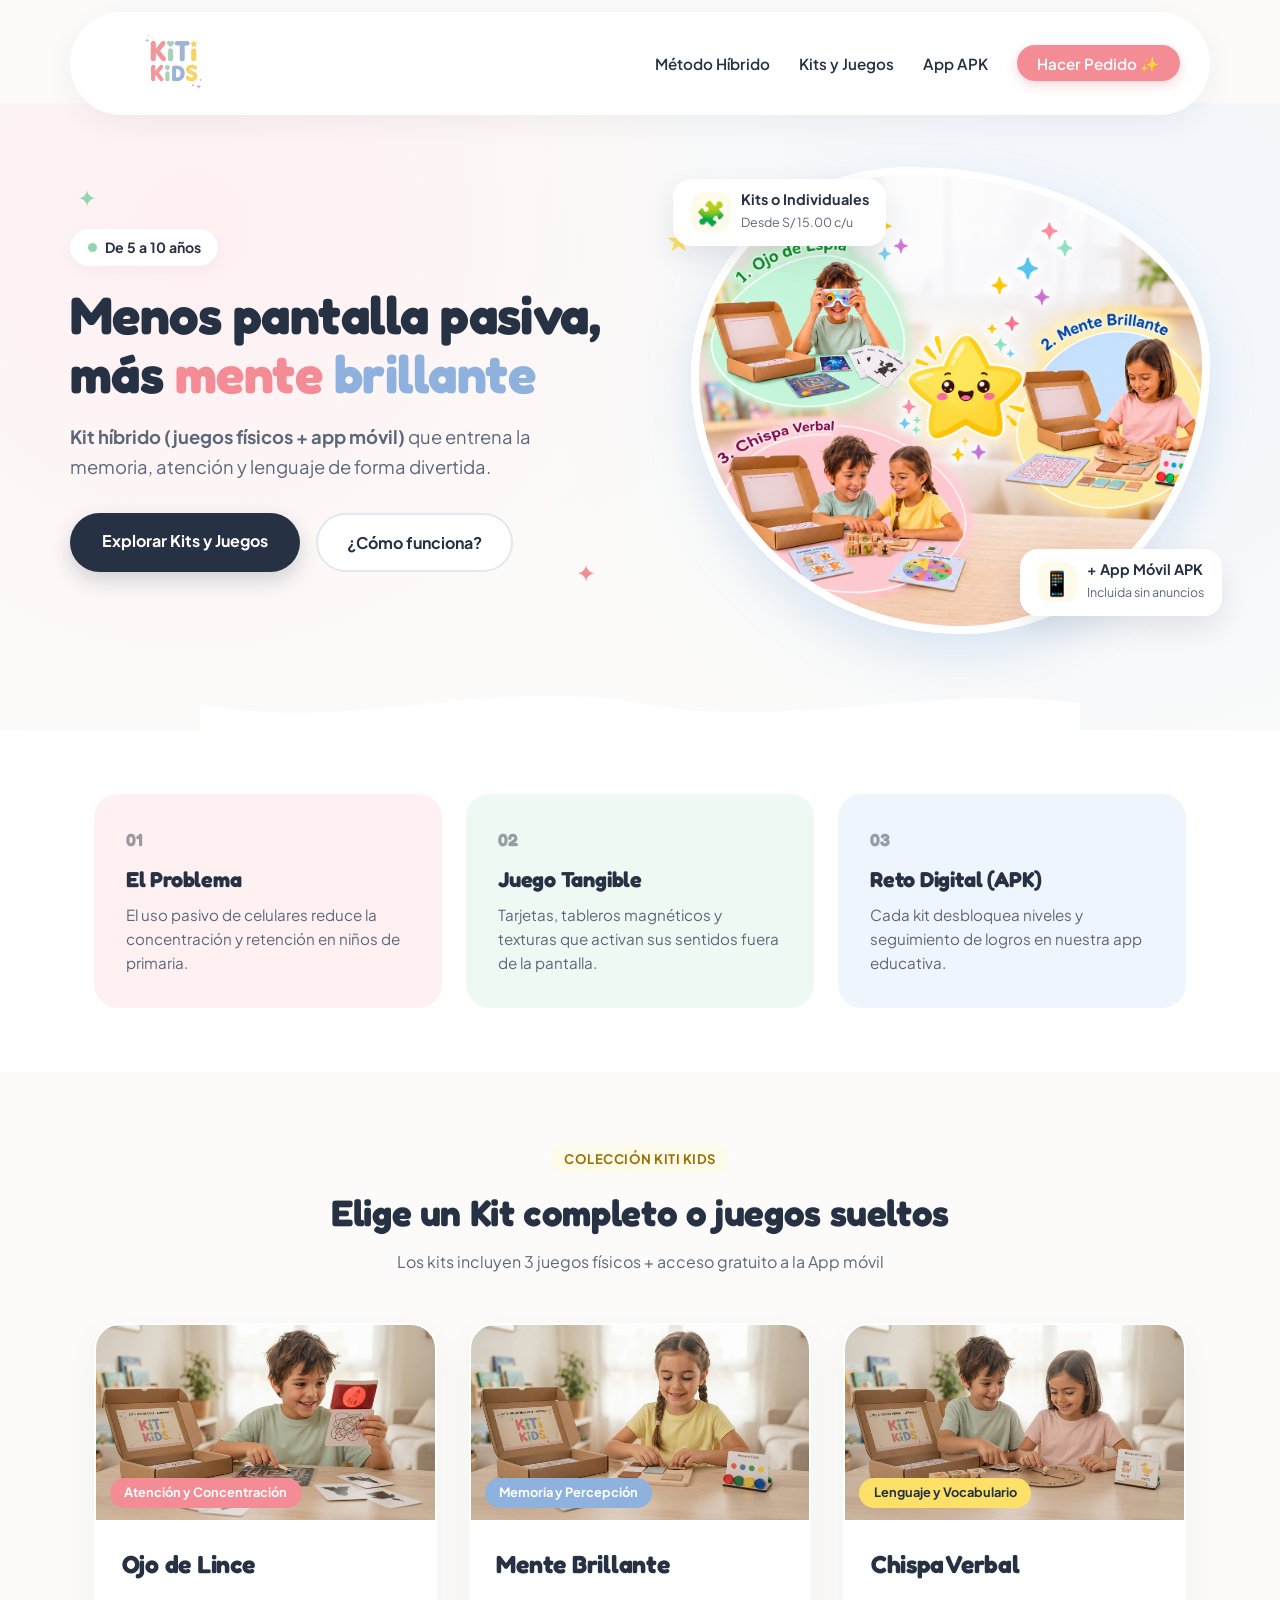
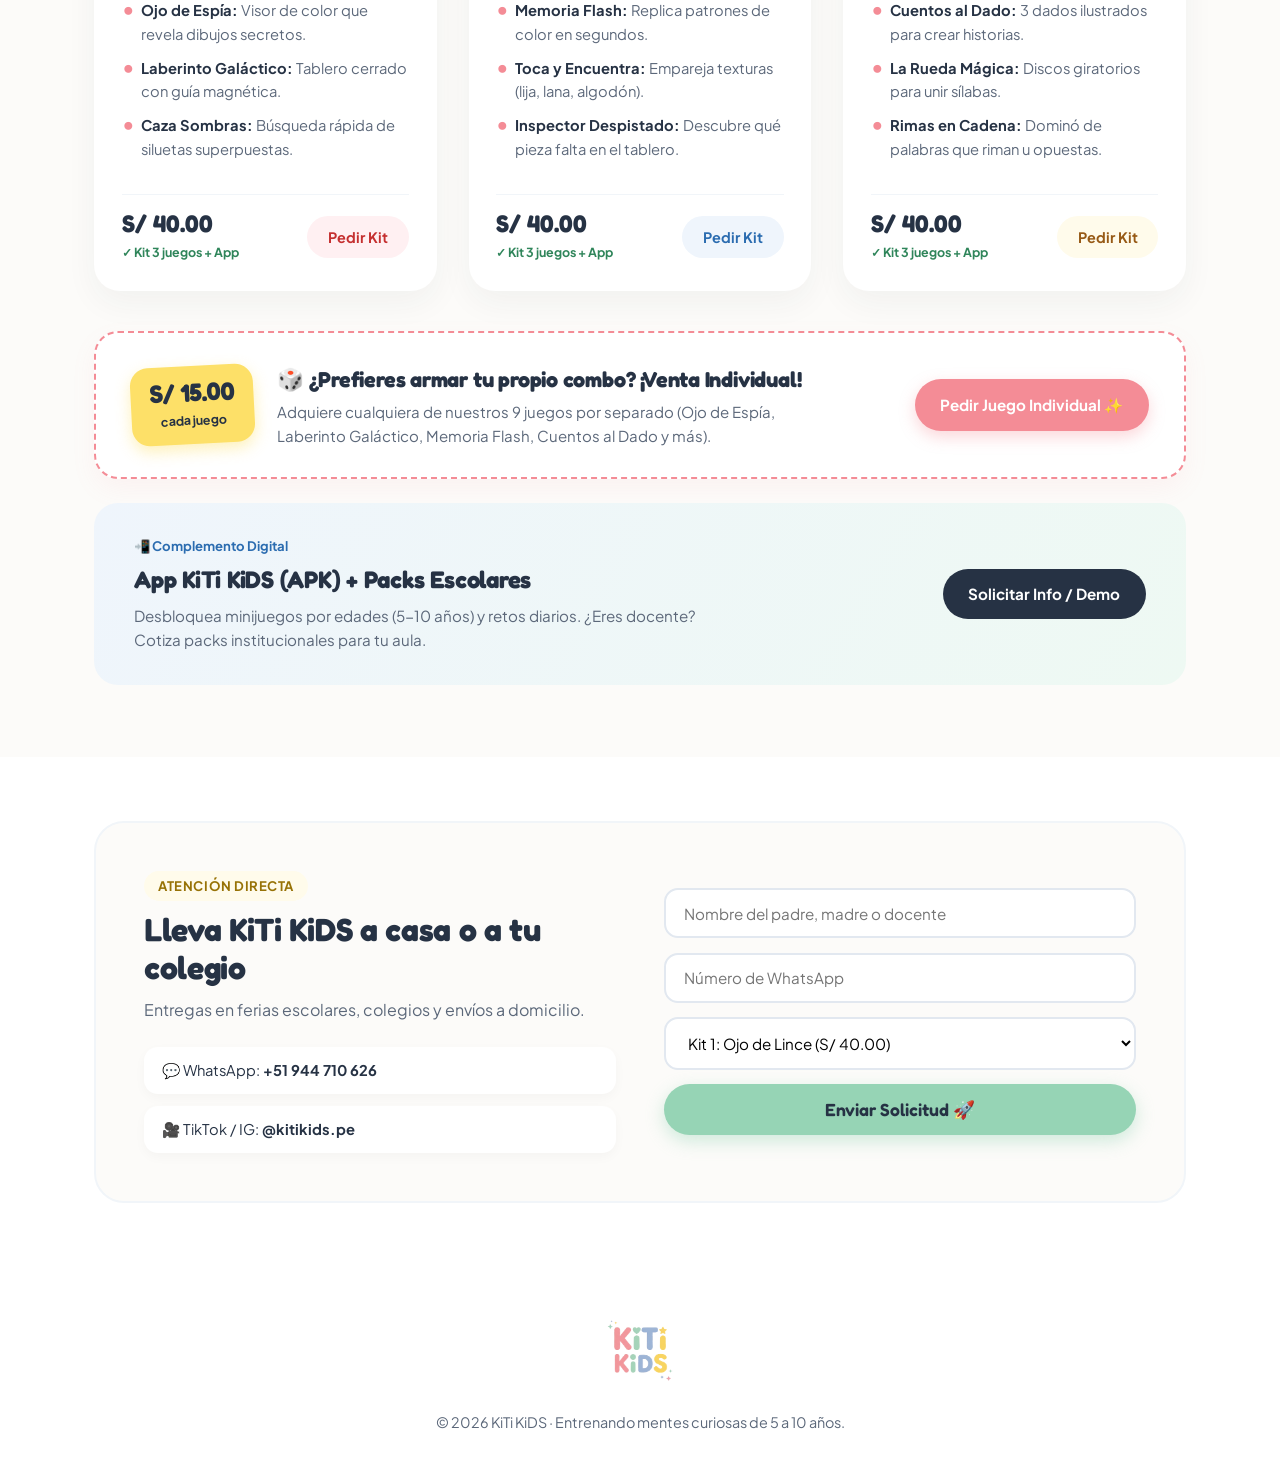
<file: index.html>
<!DOCTYPE html>
<html lang="es">
<head>
    <meta charset="UTF-8">
    <meta name="viewport" content="width=device-width, initial-scale=1.0">
    <title>KiTi KiDS | Juegos Físicos + App Educativa</title>
    <link href="https://fonts.googleapis.com/css2?family=Fredoka:wght@500;600;700&family=Plus+Jakarta+Sans:wght@400;500;600;700&display=swap" rel="stylesheet">
    <link rel="stylesheet" href="KitiKids.css">
</head>
<body>

    <!-- Barra de Navegación Flotante -->
    <header class="header-wrapper">
        <nav class="navbar">
            <a href="#" class="logo-container">
                <img src="logo.png" alt="Logo KiTi KiDS">
            </a>
            <ul class="nav-links">
                <li><a href="#metodo">Método Híbrido</a></li>
                <li><a href="#kits">Kits y Juegos</a></li>
                <li><a href="#app">App APK</a></li>
                <li><a href="#contacto" class="btn-nav">Hacer Pedido ✨</a></li>
            </ul>
        </nav>
    </header>

    <!-- Portada Asimétrica con Armonía Visual -->
    <section class="hero">
        <span class="sparkle s1">✦</span>
        <span class="sparkle s2">★</span>
        <span class="sparkle s3">✦</span>

        <div class="hero-grid">
            <div class="hero-text">
                <div class="pill-badge">
                    <span class="dot"></span> De 5 a 10 años 
                </div>
                <h1>
                    Menos pantalla pasiva, más <span class="highlight-rosa">mente</span> <span class="highlight-azul">brillante</span>
                </h1>
                <p class="hero-desc">
                    <strong>Kit híbrido (juegos físicos + app móvil)</strong> que entrena la memoria, atención y lenguaje de forma divertida.
                </p>
                <div class="hero-actions">
                    <a href="#kits" class="btn-primary">Explorar Kits y Juegos</a>
                    <a href="#metodo" class="btn-ghost">¿Cómo funciona?</a>
                </div>
            </div>

            <div class="hero-visual">
                <div class="blob-frame">
                    <img src="MAIN.png" alt="Niños aprendiendo jugando con KiTi KiDS">
                </div>
                <div class="floating-card fc-top">
                    <span class="fc-icon">🧩</span>
                    <div>
                        <strong>Kits o Individuales</strong>
                        <small>Desde S/ 15.00 c/u</small>
                    </div>
                </div>
                <div class="floating-card fc-bottom">
                    <span class="fc-icon">📱</span>
                    <div>
                        <strong>+ App Móvil APK</strong>
                        <small>Incluida sin anuncios</small>
                    </div>
                </div>
            </div>
        </div>

        <div class="wave-divider">
            <svg viewBox="0 0 1440 90" fill="none" xmlns="http://www.w3.org/2000/svg">
                <path d="M0 45C240 95 480 0 720 45C960 90 1200 10 1440 45V90H0V45Z" fill="#FFFFFF"/>
            </svg>
        </div>
    </section>

    <!-- Sección Método Híbrido (Diseño Bento Limpio) -->
    <section id="metodo" class="section-white">
        <div class="container">
            <div class="bento-grid">
                <div class="bento-card bento-rosa">
                    <span class="bento-num">01</span>
                    <h3>El Problema</h3>
                    <p>El uso pasivo de celulares reduce la concentración y retención en niños de primaria.</p>
                </div>
                <div class="bento-card bento-menta">
                    <span class="bento-num">02</span>
                    <h3>Juego Tangible</h3>
                    <p>Tarjetas, tableros magnéticos y texturas que activan sus sentidos fuera de la pantalla.</p>
                </div>
                <div class="bento-card bento-azul">
                    <span class="bento-num">03</span>
                    <h3>Reto Digital (APK)</h3>
                    <p>Cada kit desbloquea niveles y seguimiento de logros en nuestra app educativa.</p>
                </div>
            </div>
        </div>
    </section>

    <!-- Catálogo de Kits y Juegos Individuales -->
    <section id="kits" class="section-cream">
        <div class="container">
            <div class="section-header">
                <span class="sub-tag">Colección KiTi KiDS</span>
                <h2>Elige un Kit completo o juegos sueltos</h2>
                <p>Los kits incluyen 3 juegos físicos + acceso gratuito a la App móvil</p>
            </div>

            <div class="kits-grid">
                <!-- KIT 1 -->
                <article class="kit-card card-rosa">
                    <div class="kit-media">
                        <img src="KIT1.jfif" alt="Kit 1 Ojo de Lince">
                        <span class="kit-pill pill-rosa">Atención y Concentración</span>
                    </div>
                    <div class="kit-content">
                        <h3>Ojo de Lince</h3>
                        <ul class="kit-items">
                            <li><strong>Ojo de Espía:</strong> Visor de color que revela dibujos secretos.</li>
                            <li><strong>Laberinto Galáctico:</strong> Tablero cerrado con guía magnética.</li>
                            <li><strong>Caza Sombras:</strong> Búsqueda rápida de siluetas superpuestas.</li>
                        </ul>
                        <div class="kit-bottom">
                            <div class="price-box">
                                <span class="amount">S/ 40.00</span>
                                <span class="bonus">✓ Kit 3 juegos + App</span>
                            </div>
                            <a href="#contacto" class="btn-kit btn-rosa" onclick="seleccionarKit('kit1')">Pedir Kit</a>
                        </div>
                    </div>
                </article>

                <!-- KIT 2 -->
                <article class="kit-card card-azul">
                    <div class="kit-media">
                        <img src="KIT2.jfif" alt="Kit 2 Mente Brillante">
                        <span class="kit-pill pill-azul">Memoria y Percepción</span>
                    </div>
                    <div class="kit-content">
                        <h3>Mente Brillante</h3>
                        <ul class="kit-items">
                            <li><strong>Memoria Flash:</strong> Replica patrones de color en segundos.</li>
                            <li><strong>Toca y Encuentra:</strong> Empareja texturas (lija, lana, algodón).</li>
                            <li><strong>Inspector Despistado:</strong> Descubre qué pieza falta en el tablero.</li>
                        </ul>
                        <div class="kit-bottom">
                            <div class="price-box">
                                <span class="amount">S/ 40.00</span>
                                <span class="bonus">✓ Kit 3 juegos + App</span>
                            </div>
                            <a href="#contacto" class="btn-kit btn-azul" onclick="seleccionarKit('kit2')">Pedir Kit</a>
                        </div>
                    </div>
                </article>

                <!-- KIT 3 -->
                <article class="kit-card card-amarillo">
                    <div class="kit-media">
                        <img src="KIT3.jfif" alt="Kit 3 Chispa Verbal">
                        <span class="kit-pill pill-amarillo">Lenguaje y Vocabulario</span>
                    </div>
                    <div class="kit-content">
                        <h3>Chispa Verbal</h3>
                        <ul class="kit-items">
                            <li><strong>Cuentos al Dado:</strong> 3 dados ilustrados para crear historias.</li>
                            <li><strong>La Rueda Mágica:</strong> Discos giratorios para unir sílabas.</li>
                            <li><strong>Rimas en Cadena:</strong> Dominó de palabras que riman u opuestas.</li>
                        </ul>
                        <div class="kit-bottom">
                            <div class="price-box">
                                <span class="amount">S/ 40.00</span>
                                <span class="bonus">✓ Kit 3 juegos + App</span>
                            </div>
                            <a href="#contacto" class="btn-kit btn-amarillo" onclick="seleccionarKit('kit3')">Pedir Kit</a>
                        </div>
                    </div>
                </article>
            </div>

            <!-- Nueva Tarjeta Destacada: Juegos Individuales a S/ 15 -->
            <div class="individual-banner">
                <div class="ind-left">
                    <div class="ind-price-tag">
                        <span class="ind-precio">S/ 15.00</span>
                        <small>cada juego</small>
                    </div>
                    <div>
                        <h3>🎲 ¿Prefieres armar tu propio combo? ¡Venta Individual!</h3>
                        <p>Adquiere cualquiera de nuestros 9 juegos por separado (Ojo de Espía, Laberinto Galáctico, Memoria Flash, Cuentos al Dado y más).</p>
                    </div>
                </div>
                <a href="#contacto" class="btn-ind" onclick="seleccionarKit('individual')">Pedir Juego Individual ✨</a>
            </div>

            <!-- Tarjeta Horizontal App + Colegios -->
            <div id="app" class="app-showcase">
                <div class="app-info">
                    <span class="app-badge">📲 Complemento Digital</span>
                    <h3>App KiTi KiDS (APK) + Packs Escolares</h3>
                    <p>Desbloquea minijuegos por edades (5-10 años) y retos diarios. ¿Eres docente? Cotiza packs institucionales para tu aula.</p>
                </div>
                <a href="#contacto" class="btn-app" onclick="seleccionarKit('combo')">Solicitar Info / Demo</a>
            </div>
        </div>
    </section>

    <!-- Contacto y Pedido Directo -->
    <section id="contacto" class="section-white">
        <div class="container">
            <div class="contact-card">
                <div class="contact-left">
                    <span class="sub-tag">Atención Directa</span>
                    <h2>Lleva KiTi KiDS a casa o a tu colegio</h2>
                    <p>Entregas en ferias escolares, colegios y envíos a domicilio.</p>
                    
                    <div class="social-pills">
                        <div class="s-pill">💬 WhatsApp: <strong>+51 944 710 626</strong></div>
                        <div class="s-pill">🎥 TikTok / IG: <strong>@kitikids.pe</strong></div>
                    </div>
                </div>

                <form class="contact-form" onsubmit="event.preventDefault(); alert('¡Gracias! Tu solicitud para KiTi KiDS ha sido registrada. Te escribiremos por WhatsApp.');">
                    <input type="text" placeholder="Nombre del padre, madre o docente" required>
                    <input type="tel" placeholder="Número de WhatsApp" required>
                    <select id="kit-select" onchange="toggleDetalleIndividual()">
                        <option value="kit1">Kit 1: Ojo de Lince (S/ 40.00)</option>
                        <option value="kit2">Kit 2: Mente Brillante (S/ 40.00)</option>
                        <option value="kit3">Kit 3: Chispa Verbal (S/ 40.00)</option>
                        <option value="individual">Juego Individual (S/ 15.00 c/u)</option>
                        <option value="combo">Pack Completo 3 Kits / Cotización Colegio</option>
                    </select>
                    <input type="text" id="detalle-individual" class="hidden-input" placeholder="Escribe qué juego(s) individual(es) deseas...">
                    <button type="submit" class="btn-submit">Enviar Solicitud 🚀</button>
                </form>
            </div>
        </div>
    </section>

    <!-- Footer Minimalista -->
    <footer>
        <img src="logo.png" alt="KiTi KiDS">
        <p>© 2026 KiTi KiDS · Entrenando mentes curiosas de 5 a 10 años.</p>
    </footer>

    <script>
        function seleccionarKit(valor) {
            const select = document.getElementById('kit-select');
            select.value = valor;
            toggleDetalleIndividual();
        }

        function toggleDetalleIndividual() {
            const select = document.getElementById('kit-select');
            const inputDetalle = document.getElementById('detalle-individual');
            if (select.value === 'individual') {
                inputDetalle.style.display = 'block';
                inputDetalle.required = true;
            } else {
                inputDetalle.style.display = 'none';
                inputDetalle.required = false;
            }
        }
    </script>
</body>
</html>
</file>
<file: KitiKids.css>
:root {
    /* Paleta pastel del logo KiTi KiDS */
    --rosa: #F48C96;
    --rosa-suave: #FFF0F2;
    --menta: #96D4B5;
    --menta-suave: #EEF9F3;
    --azul: #8EB2DD;
    --azul-suave: #EFF5FC;
    --amarillo: #FDE068;
    --amarillo-suave: #FFFBEB;
    
    --oscuro: #263244;
    --gris: #5C687A;
    --crema: #FCFBF9;
    --blanco: #FFFFFF;
}

* {
    margin: 0;
    padding: 0;
    box-sizing: border-box;
}

body {
    font-family: 'Plus Jakarta Sans', sans-serif;
    color: var(--oscuro);
    background-color: var(--crema);
    line-height: 1.6;
    scroll-behavior: smooth;
    overflow-x: hidden;
}

h1, h2, h3 {
    font-family: 'Fredoka', sans-serif;
    letter-spacing: -0.01em;
}

.container {
    max-width: 1140px;
    margin: 0 auto;
    padding: 0 1.5rem;
}

/* Navbar Flotante */
.header-wrapper {
    position: sticky;
    top: 12px;
    z-index: 1000;
    padding: 0 1.5rem;
}

.navbar {
    max-width: 1140px;
    margin: 0 auto;
    background: rgba(255, 255, 255, 0.92);
    backdrop-filter: blur(10px);
    padding: 0.65rem 1.8rem;
    border-radius: 100px;
    display: flex;
    justify-content: space-between;
    align-items: center;
    box-shadow: 0 8px 30px rgba(38, 50, 68, 0.06);
    border: 1px solid rgba(255, 255, 255, 0.8);
}

.logo-container img {
    height: 80px;
    display: block;
}

.nav-links {
    display: flex;
    gap: 1.8rem;
    list-style: none;
    align-items: center;
}

.nav-links a {
    text-decoration: none;
    color: var(--oscuro);
    font-weight: 600;
    font-size: 0.95rem;
    transition: color 0.25s;
}

.nav-links a:hover {
    color: var(--rosa);
}

.btn-nav {
    background: var(--rosa);
    color: var(--blanco) !important;
    padding: 0.55rem 1.3rem;
    border-radius: 50px;
    box-shadow: 0 4px 12px rgba(244, 140, 150, 0.35);
    transition: transform 0.2s !important;
}

.btn-nav:hover {
    transform: translateY(-2px);
}

/* Portada Hero Asimétrica */
.hero {
    position: relative;
    padding: 4rem 1.5rem 6rem 1.5rem;
    background: radial-gradient(circle at 15% 20%, var(--rosa-suave) 0%, transparent 45%),
                radial-gradient(circle at 85% 30%, var(--azul-suave) 0%, transparent 50%),
                var(--crema);
}

/* Destellos decorativos */
.sparkle {
    position: absolute;
    font-size: 1.5rem;
    user-select: none;
    animation: pulse 3s infinite ease-in-out;
}
.s1 { top: 12%; left: 6%; color: var(--menta); }
.s2 { top: 18%; right: 46%; color: var(--amarillo); font-size: 1.8rem; }
.s3 { bottom: 22%; left: 45%; color: var(--rosa); }

@keyframes pulse {
    0%, 100% { transform: scale(1) rotate(0deg); opacity: 0.8; }
    50% { transform: scale(1.25) rotate(15deg); opacity: 1; }
}

.hero-grid {
    max-width: 1140px;
    margin: 0 auto;
    display: grid;
    grid-template-columns: 1.05fr 0.95fr;
    gap: 3rem;
    align-items: center;
}

.pill-badge {
    display: inline-flex;
    align-items: center;
    gap: 8px;
    background: var(--blanco);
    padding: 0.45rem 1.1rem;
    border-radius: 50px;
    font-size: 0.88rem;
    font-weight: 700;
    color: var(--oscuro);
    box-shadow: 0 4px 15px rgba(0, 0, 0, 0.04);
    margin-bottom: 1.2rem;
}

.pill-badge .dot {
    width: 9px;
    height: 9px;
    background: var(--menta);
    border-radius: 50%;
}

.hero-text h1 {
    font-size: 3.3rem;
    line-height: 1.12;
    margin-bottom: 1.2rem;
}

.highlight-rosa { color: var(--rosa); }
.highlight-azul { color: var(--azul); }

.hero-desc {
    font-size: 1.15rem;
    color: var(--gris);
    margin-bottom: 2rem;
    max-width: 500px;
}

.hero-actions {
    display: flex;
    gap: 1rem;
    flex-wrap: wrap;
}

.btn-primary {
    background: var(--oscuro);
    color: var(--blanco);
    padding: 0.9rem 2rem;
    border-radius: 50px;
    text-decoration: none;
    font-weight: 700;
    box-shadow: 0 8px 20px rgba(38, 50, 68, 0.2);
    transition: transform 0.2s, background 0.2s;
}

.btn-primary:hover {
    transform: translateY(-3px);
    background: var(--rosa);
}

.btn-ghost {
    background: var(--blanco);
    color: var(--oscuro);
    padding: 0.9rem 1.8rem;
    border-radius: 50px;
    text-decoration: none;
    font-weight: 700;
    border: 2px solid #E2E8F0;
    transition: border-color 0.2s;
}

.btn-ghost:hover {
    border-color: var(--azul);
}

/* Marco orgánico e insignias flotantes */
.hero-visual {
    position: relative;
}

.blob-frame {
    border-radius: 42% 58% 48% 52% / 45% 42% 58% 55%;
    overflow: hidden;
    box-shadow: 0 20px 45px rgba(142, 178, 221, 0.28);
    border: 8px solid var(--blanco);
    aspect-ratio: 4 / 3.6;
}

.blob-frame img {
    width: 100%;
    height: 100%;
    object-fit: cover;
}

.floating-card {
    position: absolute;
    background: var(--blanco);
    padding: 0.75rem 1.1rem;
    border-radius: 18px;
    display: flex;
    align-items: center;
    gap: 10px;
    box-shadow: 0 12px 28px rgba(38, 50, 68, 0.1);
    animation: float 4s ease-in-out infinite;
}

.fc-top {
    top: 12px;
    left: -18px;
}

.fc-bottom {
    bottom: 18px;
    right: -12px;
    animation-delay: 2s;
}

.fc-icon {
    font-size: 1.5rem;
    background: var(--amarillo-suave);
    width: 40px;
    height: 40px;
    display: grid;
    place-items: center;
    border-radius: 12px;
}

.floating-card strong {
    display: block;
    font-size: 0.9rem;
    line-height: 1.2;
}

.floating-card small {
    color: var(--gris);
    font-size: 0.78rem;
}

@keyframes float {
    0%, 100% { transform: translateY(0px); }
    50% { transform: translateY(-7px); }
}

.wave-divider {
    position: absolute;
    bottom: -1px;
    left: 0;
    width: 100%;
    line-height: 0;
}

.wave-divider svg {
    width: 100%;
    height: 55px;
}

/* Sección Método Bento */
.section-white {
    background: var(--blanco);
    padding: 4rem 0;
}

.bento-grid {
    display: grid;
    grid-template-columns: repeat(3, 1fr);
    gap: 1.5rem;
}

.bento-card {
    padding: 2rem;
    border-radius: 24px;
    transition: transform 0.25s;
}

.bento-card:hover {
    transform: translateY(-5px);
}

.bento-rosa { background: var(--rosa-suave); }
.bento-menta { background: var(--menta-suave); }
.bento-azul { background: var(--azul-suave); }

.bento-num {
    font-family: 'Fredoka', sans-serif;
    font-size: 1.1rem;
    font-weight: 700;
    opacity: 0.45;
    display: block;
    margin-bottom: 0.5rem;
}

.bento-card h3 {
    font-size: 1.35rem;
    margin-bottom: 0.4rem;
}

.bento-card p {
    color: var(--gris);
    font-size: 0.95rem;
}

/* Sección Kits */
.section-cream {
    background: var(--crema);
    padding: 4.5rem 0;
}

.section-header {
    text-align: center;
    margin-bottom: 3rem;
}

.sub-tag {
    display: inline-block;
    background: var(--amarillo-suave);
    color: #977206;
    font-weight: 700;
    font-size: 0.82rem;
    padding: 0.3rem 0.9rem;
    border-radius: 50px;
    margin-bottom: 0.6rem;
    text-transform: uppercase;
    letter-spacing: 0.04em;
}

.section-header h2 {
    font-size: 2.3rem;
    margin-bottom: 0.4rem;
}

.section-header p {
    color: var(--gris);
}

.kits-grid {
    display: grid;
    grid-template-columns: repeat(auto-fit, minmax(310px, 1fr));
    gap: 2rem;
}

.kit-card {
    background: var(--blanco);
    border-radius: 26px;
    overflow: hidden;
    display: flex;
    flex-direction: column;
    box-shadow: 0 12px 32px rgba(38, 50, 68, 0.05);
    border: 2px solid transparent;
    transition: transform 0.3s, border-color 0.3s;
}

.kit-card:hover {
    transform: translateY(-7px);
}

.card-rosa:hover { border-color: var(--rosa); }
.card-azul:hover { border-color: var(--azul); }
.card-amarillo:hover { border-color: var(--amarillo); }

.kit-media {
    position: relative;
    height: 195px;
}

.kit-media img {
    width: 100%;
    height: 100%;
    object-fit: cover;
}

.kit-pill {
    position: absolute;
    bottom: 12px;
    left: 14px;
    padding: 0.3rem 0.9rem;
    border-radius: 50px;
    font-size: 0.8rem;
    font-weight: 700;
}

.pill-rosa { background: var(--rosa); color: var(--blanco); }
.pill-azul { background: var(--azul); color: var(--blanco); }
.pill-amarillo { background: var(--amarillo); color: var(--oscuro); }

.kit-content {
    padding: 1.6rem;
    flex-grow: 1;
    display: flex;
    flex-direction: column;
}

.kit-content h3 {
    font-size: 1.55rem;
    margin-bottom: 0.9rem;
}

.kit-items {
    list-style: none;
    margin-bottom: 1.4rem;
    flex-grow: 1;
}

.kit-items li {
    font-size: 0.92rem;
    color: var(--gris);
    margin-bottom: 0.65rem;
    padding-left: 1.2rem;
    position: relative;
}

.kit-items li::before {
    content: "•";
    position: absolute;
    left: 0;
    color: var(--rosa);
    font-weight: 700;
    font-size: 1.2rem;
    line-height: 1;
}

.kit-items strong {
    color: var(--oscuro);
}

.kit-bottom {
    border-top: 1px solid #F1F5F9;
    padding-top: 1rem;
    display: flex;
    justify-content: space-between;
    align-items: center;
}

.price-box .amount {
    font-family: 'Fredoka', sans-serif;
    font-size: 1.5rem;
    font-weight: 700;
    display: block;
    line-height: 1.1;
}

.price-box .bonus {
    font-size: 0.78rem;
    color: #2F855A;
    font-weight: 700;
}

.btn-kit {
    padding: 0.6rem 1.3rem;
    border-radius: 50px;
    text-decoration: none;
    font-weight: 700;
    font-size: 0.9rem;
    transition: transform 0.2s;
}

.btn-kit:hover { transform: scale(1.05); }
.btn-rosa { background: var(--rosa-suave); color: #C53030; }
.btn-azul { background: var(--azul-suave); color: #2B6CB0; }
.btn-amarillo { background: var(--amarillo-suave); color: #975A16; }

/* Nueva Sección Juegos Individuales S/ 15 */
.individual-banner {
    margin-top: 2.5rem;
    background: var(--blanco);
    border: 2px dashed var(--rosa);
    border-radius: 24px;
    padding: 1.8rem 2.2rem;
    display: flex;
    justify-content: space-between;
    align-items: center;
    flex-wrap: wrap;
    gap: 1.5rem;
    box-shadow: 0 10px 25px rgba(244, 140, 150, 0.08);
}

.ind-left {
    display: flex;
    align-items: center;
    gap: 1.4rem;
    flex: 1;
    min-width: 280px;
}

.ind-price-tag {
    background: var(--amarillo);
    color: var(--oscuro);
    padding: 0.8rem 1.2rem;
    border-radius: 18px;
    text-align: center;
    flex-shrink: 0;
    transform: rotate(-3deg);
    box-shadow: 0 6px 15px rgba(253, 224, 104, 0.45);
}

.ind-precio {
    font-family: 'Fredoka', sans-serif;
    font-size: 1.55rem;
    font-weight: 700;
    display: block;
    line-height: 1.1;
}

.ind-price-tag small {
    font-size: 0.78rem;
    font-weight: 700;
}

.ind-left h3 {
    font-size: 1.35rem;
    margin-bottom: 0.25rem;
}

.ind-left p {
    color: var(--gris);
    font-size: 0.94rem;
    max-width: 560px;
}

.btn-ind {
    background: var(--rosa);
    color: var(--blanco);
    padding: 0.85rem 1.6rem;
    border-radius: 50px;
    text-decoration: none;
    font-weight: 700;
    font-size: 0.95rem;
    box-shadow: 0 6px 16px rgba(244, 140, 150, 0.35);
    transition: transform 0.2s;
    white-space: nowrap;
}

.btn-ind:hover {
    transform: translateY(-2px);
}

/* Banner App & Colegios */
.app-showcase {
    margin-top: 1.5rem;
    background: linear-gradient(120deg, var(--azul-suave) 0%, var(--menta-suave) 100%);
    border-radius: 24px;
    padding: 2rem 2.5rem;
    display: flex;
    justify-content: space-between;
    align-items: center;
    flex-wrap: wrap;
    gap: 1.5rem;
}

.app-badge {
    font-size: 0.82rem;
    font-weight: 700;
    color: #2B6CB0;
    display: block;
    margin-bottom: 0.3rem;
}

.app-info h3 {
    font-size: 1.5rem;
    margin-bottom: 0.3rem;
}

.app-info p {
    color: var(--gris);
    max-width: 600px;
    font-size: 0.95rem;
}

.btn-app {
    background: var(--oscuro);
    color: var(--blanco);
    padding: 0.8rem 1.6rem;
    border-radius: 50px;
    text-decoration: none;
    font-weight: 700;
    font-size: 0.95rem;
}

/* Contacto Tarjeta Integrada */
.contact-card {
    background: var(--crema);
    border-radius: 30px;
    padding: 3rem;
    display: grid;
    grid-template-columns: 1fr 1fr;
    gap: 3rem;
    align-items: center;
    border: 2px solid #F1F5F9;
}

.contact-left h2 {
    font-size: 2rem;
    margin-bottom: 0.6rem;
    line-height: 1.2;
}

.contact-left p {
    color: var(--gris);
    margin-bottom: 1.5rem;
}

.social-pills {
    display: flex;
    flex-direction: column;
    gap: 0.7rem;
}

.s-pill {
    background: var(--blanco);
    padding: 0.75rem 1.1rem;
    border-radius: 14px;
    font-size: 0.92rem;
    box-shadow: 0 4px 12px rgba(0, 0, 0, 0.03);
}

.contact-form {
    display: flex;
    flex-direction: column;
    gap: 0.9rem;
}

.contact-form input,
.contact-form select {
    width: 100%;
    padding: 0.85rem 1.1rem;
    border-radius: 14px;
    border: 2px solid #E2E8F0;
    font-family: inherit;
    font-size: 0.95rem;
    background: var(--blanco);
}

.contact-form input:focus,
.contact-form select:focus {
    outline: none;
    border-color: var(--azul);
}

.hidden-input {
    display: none;
    border-color: var(--rosa) !important;
}

.btn-submit {
    background: var(--menta);
    color: var(--oscuro);
    border: none;
    padding: 0.95rem;
    border-radius: 50px;
    font-family: 'Fredoka', sans-serif;
    font-size: 1.1rem;
    font-weight: 600;
    cursor: pointer;
    box-shadow: 0 6px 18px rgba(150, 212, 181, 0.45);
    transition: transform 0.2s;
}

.btn-submit:hover {
    transform: translateY(-2px);
}

/* Footer */
footer {
    text-align: center;
    padding: 2.5rem 1rem;
    background: var(--blanco);
    color: var(--gris);
    font-size: 0.9rem;
}

footer img {
    height: 90px;
    margin-bottom: 0.5rem;
}

/* Responsividad */
@media (max-width: 850px) {
    .hero-grid,
    .bento-grid,
    .contact-card {
        grid-template-columns: 1fr;
    }
    .hero-text h1 { font-size: 2.4rem; }
    .nav-links { display: none; }
    .fc-top { left: 0; }
    .fc-bottom { right: 0; }
    .ind-left { flex-direction: column; align-items: flex-start; }
}
</file>
